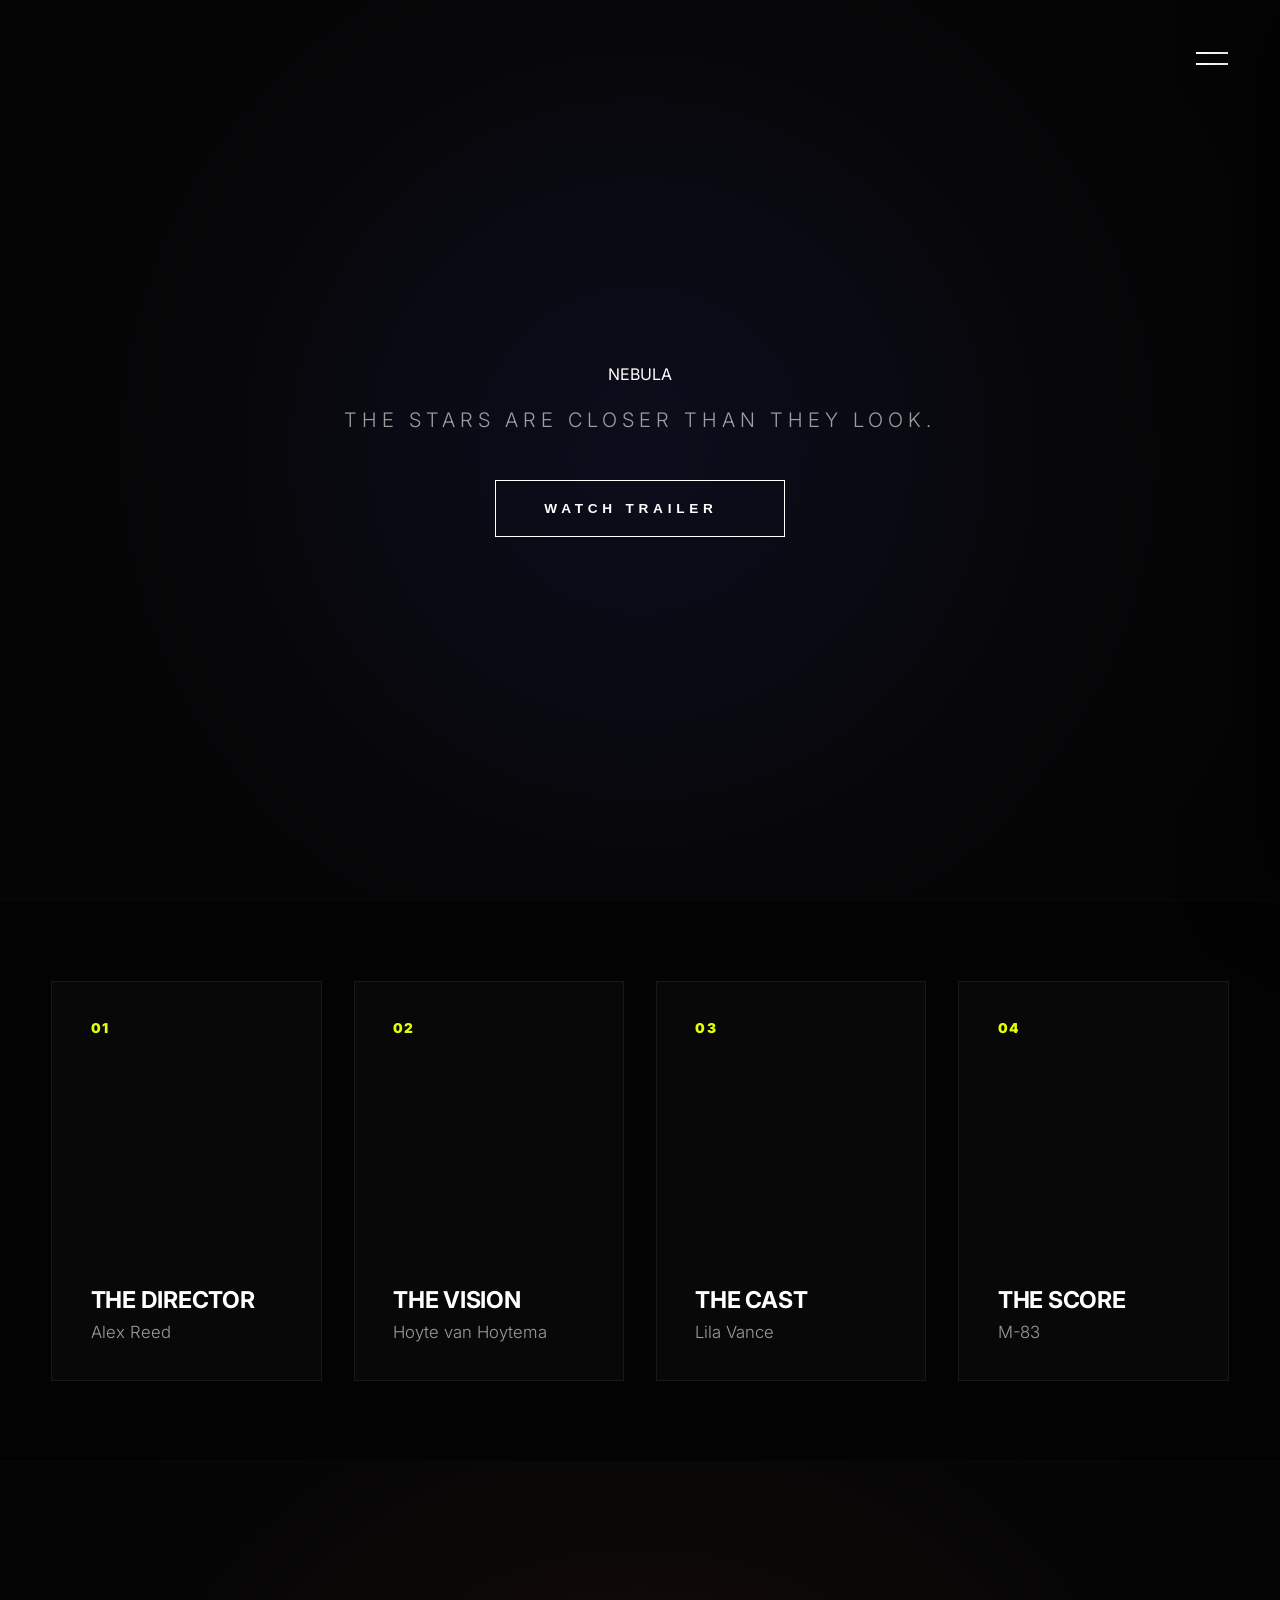
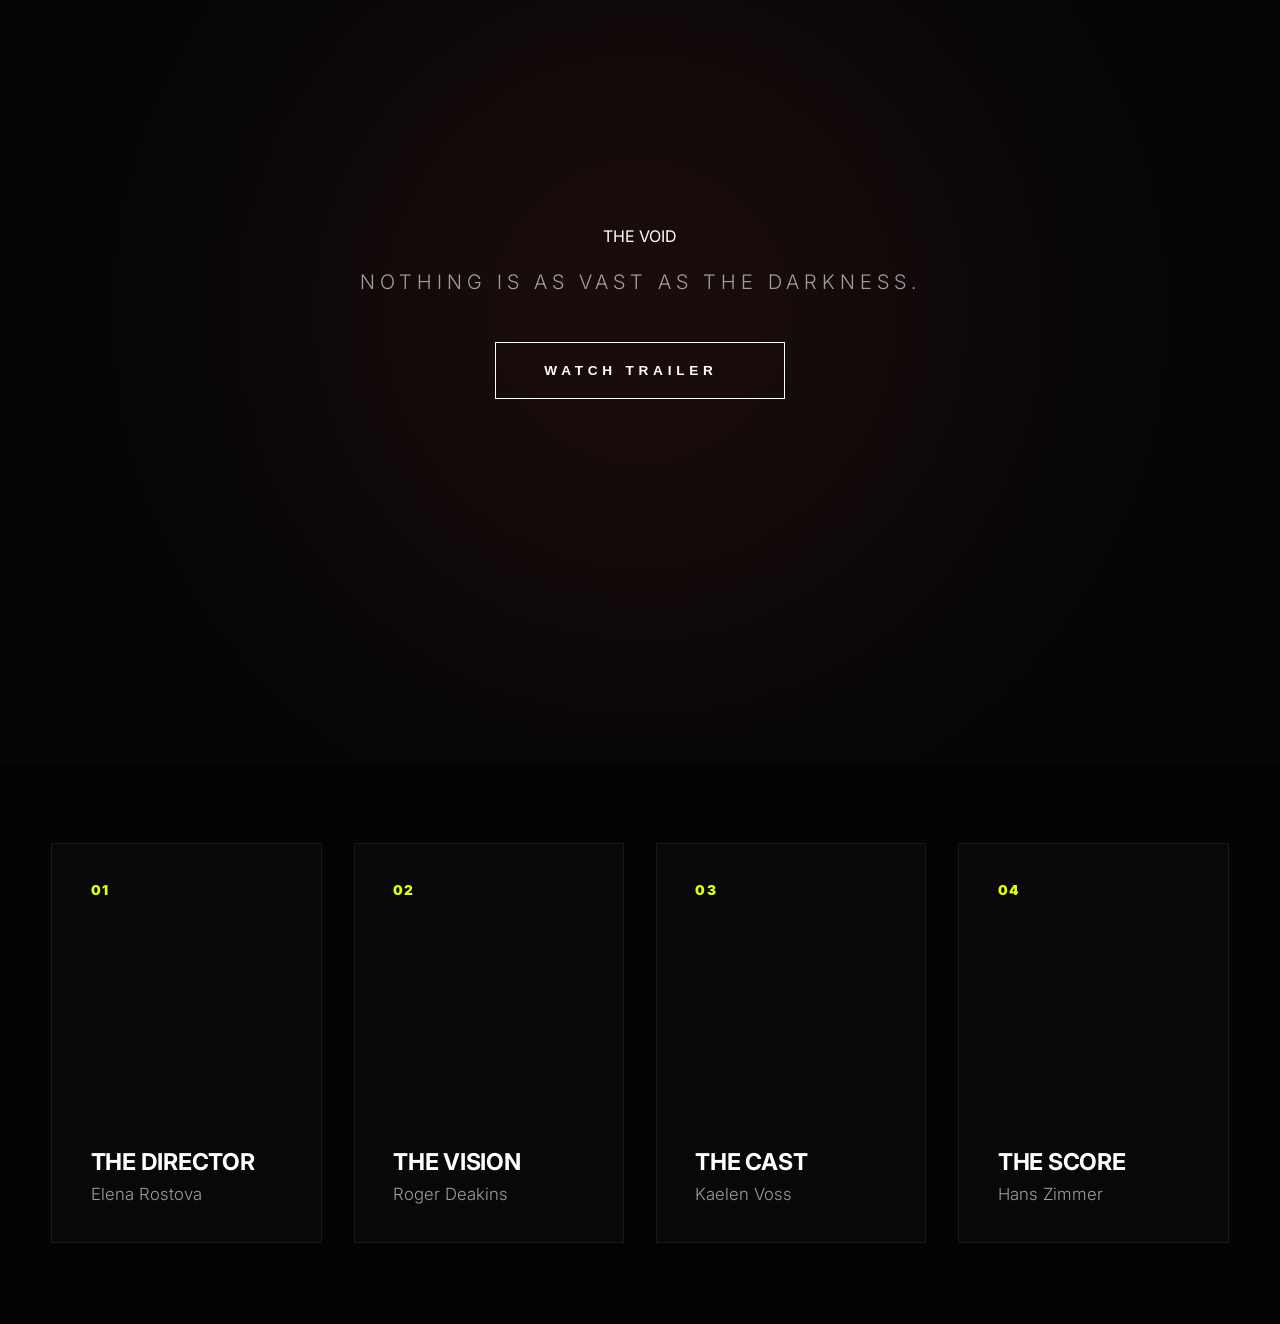
<file: index.html>
<!doctype html>
<html lang="en">
  <head>
    <meta charset="UTF-8" />
    <meta name="viewport" content="width=device-width, initial-scale=1.0" />
    <title>NEBULA | Interactive Cinema</title>
    <meta
      name="description"
      content="NEBULA — an interactive cinema promo site showcasing trailers and production credits."
    />
    <meta name="theme-color" content="#050505" />
    <link rel="preconnect" href="https://fonts.googleapis.com" />
    <link rel="preconnect" href="https://fonts.gstatic.com" crossorigin />
    <link
      href="https://fonts.googleapis.com/css2?family=Inter:wght@300;400;700;900&display=swap"
      rel="stylesheet"
    />
    <link rel="icon" href="favicon.svg" type="image/svg+xml" />
    <link rel="preload" href="css/style.css" as="style" />
    <link rel="stylesheet" href="css/style.css" />
    <meta property="og:title" content="NEBULA | Interactive Cinema" />
    <meta
      property="og:description"
      content="An interactive promo site featuring trailers and production details."
    />
    <meta property="og:type" content="website" />
  </head>
  <body>
    <!-- Accessible Landmark Skip Anchor -->
    <a href="#main-content" class="skip-to-content">Skip to content</a>

    <!-- Universal Structural Page Preloader Layer -->
    <div
      id="cinema-preloader"
      role="alert"
      aria-live="assertive"
      aria-busy="true"
    >
      <p class="preloader-text">PROJECTING</p>
    </div>

    <!-- Hidden Accessible Navigation Sidebar Drawer Component -->
    <nav
      id="sidebar-nav"
      class="sidebar-panel"
      aria-label="Global Options Navigation Menu"
      aria-hidden="true"
    >
      <button
        class="sidebar-close"
        type="button"
        aria-label="Close options window"
      >
        CLOSE ×
      </button>
      <ul class="sidebar-links"></ul>
    </nav>

    <!-- Fixed Global Navigation Header Bar Container -->
    <header class="site-header">
      <button
        class="menu-toggle"
        type="button"
        aria-label="Open context options panel"
        aria-expanded="false"
      >
        <span class="bar"></span>
        <span class="bar"></span>
      </button>
    </header>

    <!-- Main System Content Core Pipeline Component -->
    <main id="main-content">
      <div id="cinema-platform-target"></div>
    </main>

    <!-- Fully Decoupled Interactive Theatre Overlay Canvas Modal -->
    <div
      id="video-overlay"
      class="video-overlay"
      aria-hidden="true"
      role="dialog"
      aria-modal="true"
      aria-label="Official Video Presentation Stage"
    >
      <div class="curtain-panel left-panel"></div>
      <div class="curtain-panel right-panel"></div>

      <div class="video-stage">
        <button
          class="close-video"
          type="button"
          aria-label="Terminate presentation player window"
        >
          CLOSE ×
        </button>
        <div class="video-responsive-ratio">
          <iframe
            id="trailer-video"
            src=""
            title="Dynamic Cinematic Trailer Target Stream Node"
            frameborder="0"
            allow="
              accelerometer;
              autoplay;
              clipboard-write;
              encrypted-media;
              gyroscope;
              picture-in-picture;
            "
            allowfullscreen
          ></iframe>
        </div>
      </div>
    </div>

    <noscript
      ><p style="color: #fff; text-align: center; padding: 1rem">
        This site requires JavaScript for the full experience. Please enable
        JavaScript in your browser.
      </p></noscript
    >
    <script src="js/app.js" defer></script>
  </body>
</html>
</file>
<file: css/style.css>
:root {
  --bg: #050505;
  --accent: #e1ff00;
  --text: #ffffff;
  --text-muted: rgba(255, 255, 255, 0.6);
  --card-bg: rgba(255, 255, 255, 0.02);
  --card-border: rgba(255, 255, 255, 0.07);
  --focus-ring: 2px dashed var(--accent);
}

/* 1. Hardware Accelerated Reset Layer Optimization */
* {
  margin: 0;
  padding: 0;
  box-sizing: border-box;
}

body {
  background-color: var(--bg);
  color: var(--text);
  font-family: "Inter", sans-serif;
  overflow-x: hidden;
  -webkit-font-smoothing: antialiased;
}

/* 2. Advanced WCAG Skip Engine Layout */
.skip-to-content {
  position: fixed;
  top: -120px;
  left: 24px;
  background: var(--accent);
  color: #000;
  padding: 16px 28px;
  font-weight: 700;
  font-size: 0.9rem;
  letter-spacing: 0.05em;
  z-index: 99999;
  text-decoration: none;
  transition: top 0.4s cubic-bezier(0.25, 1, 0.5, 1);
}
.skip-to-content:focus {
  top: 24px;
  outline: var(--focus-ring);
}

.sr-only {
  position: absolute;
  width: 1px;
  height: 1px;
  padding: 0;
  margin: -1px;
  overflow: hidden;
  clip: rect(0, 0, 0, 0);
  border: 0;
}

*:focus-visible {
  outline: var(--focus-ring);
  outline-offset: 6px;
}

/* 3. Preloader Shutter Architecture */
#cinema-preloader {
  position: fixed;
  inset: 0;
  background: #000;
  z-index: 10000;
  display: flex;
  justify-content: center;
  align-items: center;
  transition:
    opacity 0.6s cubic-bezier(0.25, 1, 0.5, 1),
    visibility 0.6s;
}

#cinema-preloader.fade-out {
  opacity: 0;
  visibility: hidden;
}

.preloader-text {
  font-weight: 900;
  letter-spacing: 0.5em;
  font-size: clamp(0.85rem, 3.5vw, 1.1rem);
  color: var(--accent);
}

/* 4. Glassmorphic Sticky Header Matrix Controls */
.site-header {
  position: fixed;
  top: 0;
  right: 0;
  padding: min(5vw, 40px);
  z-index: 900;
}

.menu-toggle {
  background: transparent;
  border: none;
  cursor: pointer;
  display: flex;
  flex-direction: column;
  gap: 9px;
  padding: 12px;
}

.menu-toggle .bar {
  width: 32px;
  height: 2px;
  background-color: var(--text);
  transition:
    background-color 0.3s,
    transform 0.3s;
}
.menu-toggle:hover .bar {
  background-color: var(--accent);
}

/* Accessible Flyout Panel System Configuration */
.sidebar-panel {
  position: fixed;
  top: 0;
  right: 0;
  width: min(100%, 450px);
  height: 100vh;
  background: #080808;
  border-left: 1px solid rgba(255, 255, 255, 0.03);
  z-index: 950;
  display: flex;
  flex-direction: column;
  justify-content: center;
  padding: min(10vw, 60px);
  transform: translateX(100%);
  transition: transform 0.65s cubic-bezier(0.76, 0, 0.24, 1);
  box-shadow: -20px 0 60px rgba(0, 0, 0, 0.8);
}

.sidebar-panel.active {
  transform: translateX(0);
}

.sidebar-close {
  position: absolute;
  top: min(5vw, 40px);
  right: min(5vw, 40px);
  background: transparent;
  border: none;
  color: var(--text);
  font-size: 0.9rem;
  font-weight: 700;
  letter-spacing: 0.2em;
  cursor: pointer;
  transition: color 0.3s;
}
.sidebar-close:hover {
  color: var(--accent);
}

.sidebar-links {
  list-style: none;
  display: flex;
  flex-direction: column;
  gap: 32px;
}

.sidebar-links a {
  color: var(--text);
  text-decoration: none;
  font-size: clamp(1.75rem, 5vw, 2.5rem);
  font-weight: 900;
  letter-spacing: -0.03em;
  transition:
    color 0.3s,
    transform 0.3s;
  display: inline-block;
}
.sidebar-links a:hover {
  color: var(--accent);
  transform: translateX(10px);
}

/* 5. Production Scalable Parallax Section Framework Nodes */
.hero-parallax {
  min-height: 100vh;
  display: flex;
  align-items: center;
  justify-content: center;
  position: relative;
  padding: 100px 24px;
  overflow: hidden;
}

.parallax-viewport {
  position: absolute;
  inset: 0;
  width: 100%;
  height: 100%;
  z-index: 1;
}

.layer {
  position: absolute;
  inset: 0;
  background-repeat: no-repeat;
  background-position: center;
  background-size: cover;
}

/* Clean Procedural Fallbacks mapping directly down runtime structures */
.nebula-bg {
  background-image: radial-gradient(
    circle at center,
    rgba(15, 15, 35, 0.75) 0%,
    var(--bg) 85%
  );
}
.nebula-hero {
  background-image: radial-gradient(
    circle at center,
    transparent 30%,
    var(--bg) 95%
  );
}
.void-bg {
  background-image: radial-gradient(
    circle at center,
    rgba(35, 15, 15, 0.75) 0%,
    var(--bg) 85%
  );
}
.void-hero {
  background-image: radial-gradient(
    circle at center,
    transparent 30%,
    var(--bg) 95%
  );
}

.hero-content {
  position: relative;
  z-index: 10;
  text-align: center;
  width: 100%;
  max-width: 1000px;
}

.movie-title-svg {
  width: 100%;
  max-width: Min(85vw, 800px);
  height: auto;
}

.title-path {
  font-size: 95px;
  font-weight: 900;
  letter-spacing: 5px;
  fill: var(--text);
}

.tagline {
  font-size: clamp(0.85rem, 2.5vw, 1.25rem);
  font-weight: 300;
  letter-spacing: 0.25em;
  text-transform: uppercase;
  margin: 24px 0 48px;
  color: var(--text-muted);
}

.play-trigger {
  background: transparent;
  border: 1px solid var(--text);
  color: var(--text);
  padding: clamp(14px, 2vw, 20px) clamp(32px, 5vw, 48px);
  font-size: clamp(0.75rem, 1.5vw, 0.85rem);
  font-weight: 700;
  letter-spacing: 0.35em;
  cursor: pointer;
  display: inline-flex;
  align-items: center;
  gap: 18px;
  text-transform: uppercase;
  transition: all 0.4s cubic-bezier(0.25, 1, 0.5, 1);
}

.btn-arrow {
  width: 18px;
  height: 18px;
  transition: transform 0.4s cubic-bezier(0.25, 1, 0.5, 1);
}

.play-trigger:hover {
  color: #000;
  border-color: var(--accent);
  background: var(--accent);
  box-shadow: 0 0 40px rgba(225, 255, 0, 0.35);
}
.play-trigger:hover .btn-arrow {
  transform: translateX(8px);
}

/* 6. High-Fidelity Fluid Multi-Column Grid Architecture */
.horizontal-scroll-section {
  background-color: #030303;
  padding: min(8vw, 80px) max(4vw, 20px);
  width: 100vw;
  border-top: 1px solid rgba(255, 255, 255, 0.02);
  border-bottom: 1px solid rgba(255, 255, 255, 0.02);
}

.scroll-track {
  display: grid;
  grid-template-columns: repeat(
    4,
    1fr
  ); /* Perfect responsive quad grid architecture */
  gap: clamp(16px, 2.5vw, 32px);
  width: 100%;
  max-width: 1440px;
  margin: 0 auto;
}

.cast-card {
  background: var(--card-bg);
  border: 1px solid var(--card-border);
  height: clamp(300px, 45vh, 400px);
  display: flex;
  flex-direction: column;
  justify-content: space-between;
  padding: clamp(24px, 3vw, 40px);
  transition:
    transform 0.5s cubic-bezier(0.25, 1, 0.5, 1),
    border-color 0.5s,
    box-shadow 0.5s;
}

.card-num {
  font-size: 0.85rem;
  font-weight: 900;
  color: var(--accent);
  letter-spacing: 0.1em;
}

.cast-card h3 {
  font-size: clamp(1.15rem, 2vw, 1.45rem);
  font-weight: 700;
  letter-spacing: -0.01em;
  margin-bottom: 8px;
  color: var(--text);
}

.cast-card p {
  font-size: clamp(0.9rem, 1.5vw, 1.05rem);
  color: var(--text-muted);
  font-weight: 300;
}

.cast-card:hover,
.cast-card:focus-visible {
  transform: translateY(-10px);
  border-color: var(--accent);
  box-shadow: 0 30px 50px rgba(0, 0, 0, 0.7);
}

/* 7. Premium Theatre Curtain Presentation Module Layer */
.video-overlay {
  position: fixed;
  inset: 0;
  z-index: -1;
  display: flex;
  visibility: hidden;
  align-items: center;
  justify-content: center;
}

.video-overlay.active {
  z-index: 9999;
  visibility: visible;
}

.curtain-panel {
  position: absolute;
  width: 50.5%;
  height: 100%;
  background: #000;
  transition: transform 0.9s cubic-bezier(0.76, 0, 0.24, 1);
  z-index: 1;
}

.left-panel {
  left: 0;
  border-right: 1px solid rgba(225, 255, 0, 0.03);
  transform: translateX(0);
}
.right-panel {
  right: 0;
  border-left: 1px solid rgba(225, 255, 0, 0.03);
  transform: translateX(0);
}

.video-overlay.active .left-panel {
  transform: translateX(-100%);
}
.video-overlay.active .right-panel {
  transform: translateX(100%);
}

.video-stage {
  position: relative;
  width: min(94%, 1100px);
  z-index: 2;
  opacity: 0;
  transform: scale(0.94);
  transition:
    transform 0.7s cubic-bezier(0.25, 1, 0.5, 1) 0.18s,
    opacity 0.7s ease 0.18s;
}

.video-overlay.active .video-stage {
  opacity: 1;
  transform: scale(1);
}

.close-video {
  position: absolute;
  top: -45px;
  right: 0;
  background: transparent;
  border: none;
  color: var(--text);
  font-size: 0.85rem;
  font-weight: 700;
  letter-spacing: 0.2em;
  cursor: pointer;
  transition: color 0.3s;
}
.close-video:hover {
  color: var(--accent);
}

.video-responsive-ratio {
  position: relative;
  padding-bottom: 56.25%; /* Golden 16:9 Aspect Ratio Boundary Constraint */
  height: 0;
  background: #000;
  box-shadow: 0 50px 100px rgba(0, 0, 0, 0.95);
}

.video-responsive-ratio iframe {
  position: absolute;
  inset: 0;
  width: 100%;
  height: 100%;
}

/* 8. Adaptive Display Breakpoint Calculations Matrix */
@media (max-width: 1200px) {
  .scroll-track {
    grid-template-columns: repeat(2, 1fr);
  } /* 2-Column Responsive Adaptive Grid Grid layout transformation */
}

@media (max-width: 650px) {
  .scroll-track {
    grid-template-columns: 1fr;
  } /* Fluid full width column blocks layout assignment for compact screens */
  .horizontal-scroll-section {
    padding: 50px 20px;
  }
  .site-header {
    padding: 20px;
  }
}
</file>
